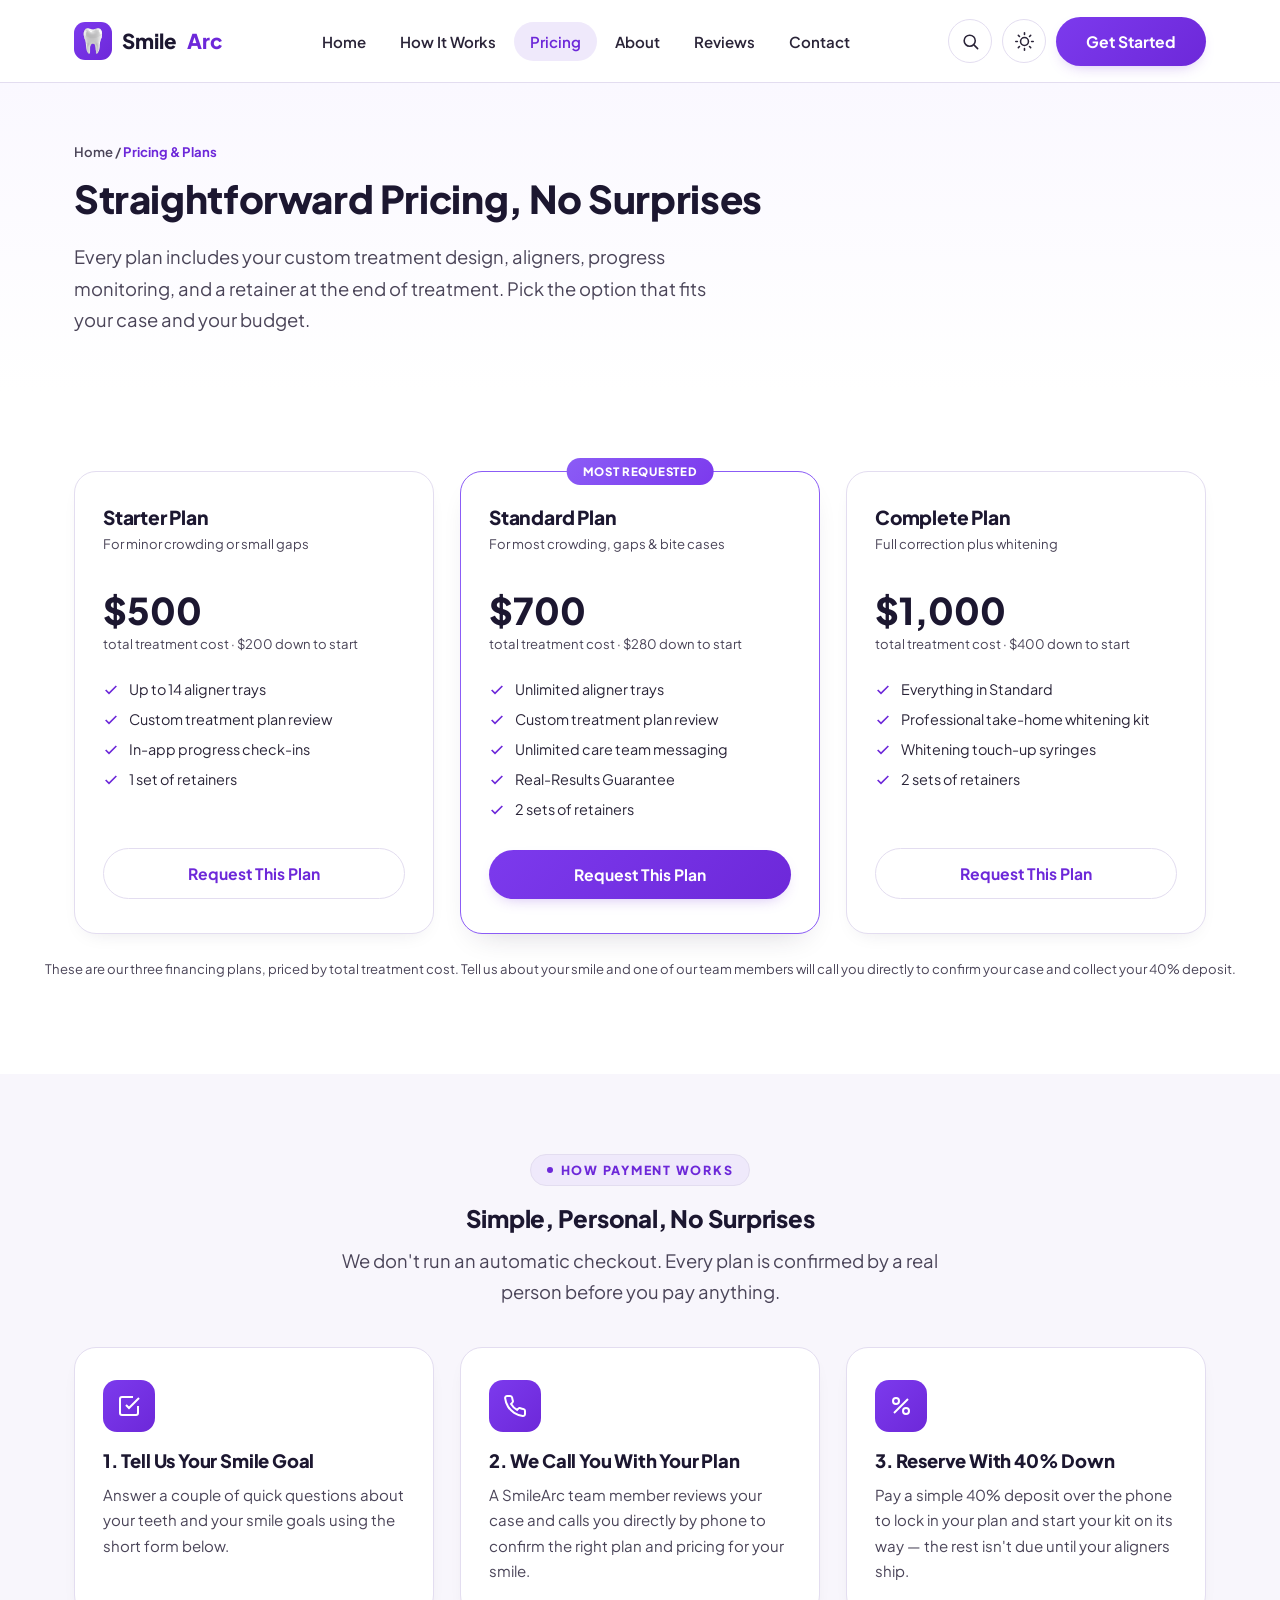
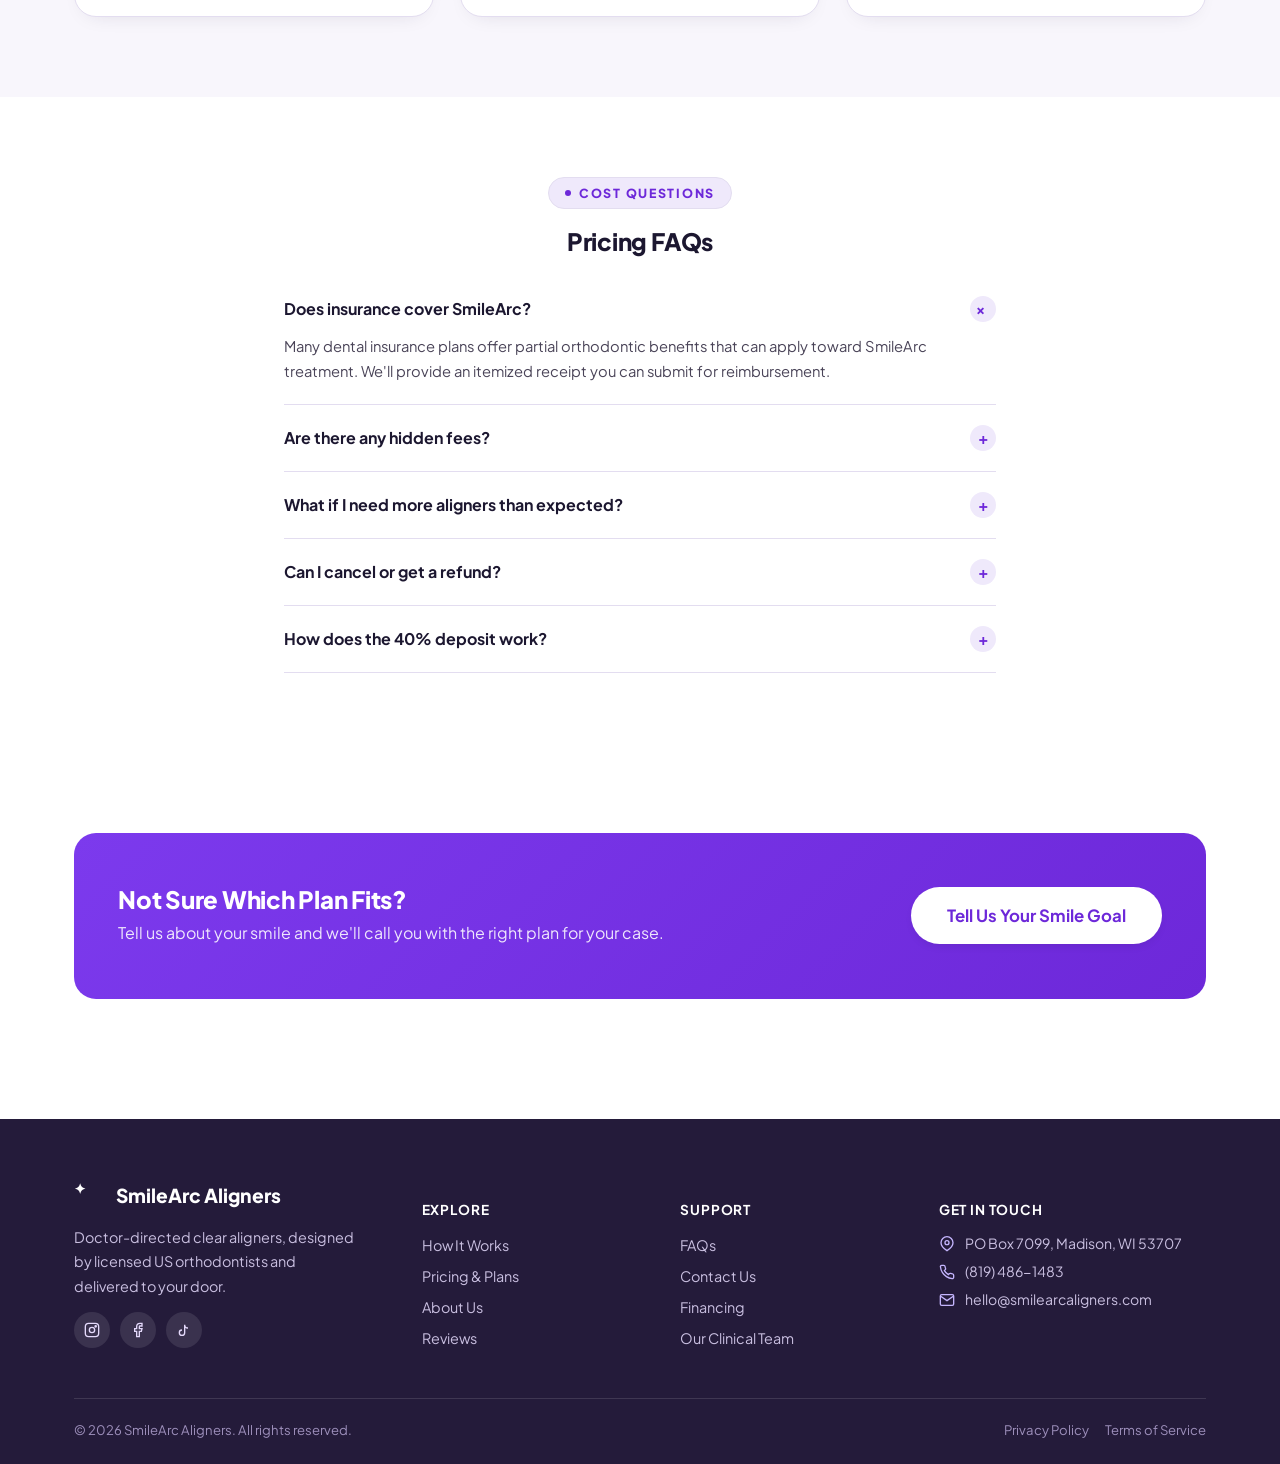
<file: pricing.html>
<!DOCTYPE html>
<html lang="en">
<head>
<meta charset="UTF-8">
<meta name="viewport" content="width=device-width, initial-scale=1.0">
<title>Pricing &amp; Plans | SmileArc Aligners</title>
<link rel="icon" type="image/png" href="[data-uri]">
<meta name="description" content="Compare SmileArc aligner plans, monthly payment options, and HSA/FSA-eligible pricing. Transparent cost, no surprises.">
<link rel="preconnect" href="https://fonts.googleapis.com">
<link rel="preconnect" href="https://fonts.gstatic.com" crossorigin>
<link rel="preload" as="style" href="https://fonts.googleapis.com/css2?family=Plus+Jakarta+Sans:wght@400;500;600;700;800&display=swap">
<link href="https://fonts.googleapis.com/css2?family=Plus+Jakarta+Sans:wght@400;500;600;700;800&display=swap" rel="stylesheet" media="print" onload="this.media='all'">
<noscript><link href="https://fonts.googleapis.com/css2?family=Plus+Jakarta+Sans:wght@400;500;600;700;800&display=swap" rel="stylesheet"></noscript>
<link rel="stylesheet" href="css/style.css">
<script>(function(){try{var t=localStorage.getItem('sa-theme');var dark=t?t==='dark':(window.matchMedia&&window.matchMedia('(prefers-color-scheme: dark)').matches);if(t==='dark'||t==='light'){document.documentElement.setAttribute('data-theme',t);}if(dark){document.documentElement.classList.add('theme-dark');}}catch(e){}})();</script>
</head>
<body>

<header class="site-header">
  <div class="container nav-wrap">
    <a href="index.html" class="brand"><span class="mark"><img src="[data-uri]" alt="SmileArc tooth logo" width="26" height="26"></span>Smile<span class="arc">Arc</span></a>
    <nav class="main-nav">
      <a href="index.html">Home</a>
      <a href="how-it-works.html">How It Works</a>
      <a href="pricing.html">Pricing</a>
      <a href="about.html">About</a>
      <a href="reviews.html">Reviews</a>
      <a href="contact.html">Contact</a>
      <a href="contact.html" class="nav-cta">Get Started</a>
    </nav>
    <div class="nav-actions">
      <button class="icon-btn" data-search-open aria-label="Search">
        <svg width="19" height="19" viewBox="0 0 24 24" fill="none" stroke="currentColor" stroke-width="2" stroke-linecap="round"><circle cx="11" cy="11" r="7"/><line x1="21" y1="21" x2="16.65" y2="16.65"/></svg>
      </button>
      <button class="icon-btn theme-toggle" data-theme-toggle aria-label="Toggle dark mode">
        <svg class="icon-sun" width="19" height="19" viewBox="0 0 24 24" fill="none" stroke="currentColor" stroke-width="2" stroke-linecap="round"><circle cx="12" cy="12" r="5"/><line x1="12" y1="1" x2="12" y2="3"/><line x1="12" y1="21" x2="12" y2="23"/><line x1="4.22" y1="4.22" x2="5.64" y2="5.64"/><line x1="18.36" y1="18.36" x2="19.78" y2="19.78"/><line x1="1" y1="12" x2="3" y2="12"/><line x1="21" y1="12" x2="23" y2="12"/><line x1="4.22" y1="19.78" x2="5.64" y2="18.36"/><line x1="18.36" y1="5.64" x2="19.78" y2="4.22"/></svg>
        <svg class="icon-moon" width="19" height="19" viewBox="0 0 24 24" fill="none" stroke="currentColor" stroke-width="2" stroke-linecap="round"><path d="M21 12.79A9 9 0 1 1 11.21 3 7 7 0 0 0 21 12.79Z"/></svg>
      </button>
      <a href="contact.html" class="btn btn-primary">Get Started</a>
      <button class="icon-btn hamburger" aria-label="Menu">
        <svg width="19" height="19" viewBox="0 0 24 24" fill="none" stroke="currentColor" stroke-width="2" stroke-linecap="round"><line x1="3" y1="6" x2="21" y2="6"/><line x1="3" y1="12" x2="21" y2="12"/><line x1="3" y1="18" x2="21" y2="18"/></svg>
      </button>
    </div>
  </div>
</header>

<div class="search-overlay">
  <div class="search-panel">
    <div class="search-field">
      <svg width="20" height="20" viewBox="0 0 24 24" fill="none" stroke="currentColor" stroke-width="2" stroke-linecap="round"><circle cx="11" cy="11" r="7"/><line x1="21" y1="21" x2="16.65" y2="16.65"/></svg>
      <input type="text" placeholder="Search pricing, how it works, contact…" autocomplete="off">
      <span class="search-close">✕</span>
    </div>
    <div class="search-results"></div>
  </div>
</div>

<main>

  <section class="page-hero">
    <div class="container">
      <div class="breadcrumb"><a href="index.html">Home</a> / <b>Pricing &amp; Plans</b></div>
      <h1>Straightforward Pricing, No Surprises</h1>
      <p class="lede">Every plan includes your custom treatment design, aligners, progress monitoring, and a retainer at the end of treatment. Pick the option that fits your case and your budget.</p>
    </div>
  </section>

  <section class="section">
    <div class="container grid-3">
      <div class="price-card">
        <h3>Starter Plan</h3>
        <p class="p-note">For minor crowding or small gaps</p>
        <div class="p-amount">$500</div>
        <div class="p-note">total treatment cost · $200 down to start</div>
        <ul class="price-list">
          <li><svg width="16" height="16" viewBox="0 0 24 24" fill="none" stroke="currentColor" stroke-width="2.5"><path d="M20 6 9 17l-5-5"/></svg>Up to 14 aligner trays</li>
          <li><svg width="16" height="16" viewBox="0 0 24 24" fill="none" stroke="currentColor" stroke-width="2.5"><path d="M20 6 9 17l-5-5"/></svg>Custom treatment plan review</li>
          <li><svg width="16" height="16" viewBox="0 0 24 24" fill="none" stroke="currentColor" stroke-width="2.5"><path d="M20 6 9 17l-5-5"/></svg>In-app progress check-ins</li>
          <li><svg width="16" height="16" viewBox="0 0 24 24" fill="none" stroke="currentColor" stroke-width="2.5"><path d="M20 6 9 17l-5-5"/></svg>1 set of retainers</li>
        </ul>
        <a href="contact.html" class="btn btn-ghost btn-block">Request This Plan</a>
      </div>
      <div class="price-card featured">
        <div class="p-badge">Most Requested</div>
        <h3>Standard Plan</h3>
        <p class="p-note">For most crowding, gaps &amp; bite cases</p>
        <div class="p-amount">$700</div>
        <div class="p-note">total treatment cost · $280 down to start</div>
        <ul class="price-list">
          <li><svg width="16" height="16" viewBox="0 0 24 24" fill="none" stroke="currentColor" stroke-width="2.5"><path d="M20 6 9 17l-5-5"/></svg>Unlimited aligner trays</li>
          <li><svg width="16" height="16" viewBox="0 0 24 24" fill="none" stroke="currentColor" stroke-width="2.5"><path d="M20 6 9 17l-5-5"/></svg>Custom treatment plan review</li>
          <li><svg width="16" height="16" viewBox="0 0 24 24" fill="none" stroke="currentColor" stroke-width="2.5"><path d="M20 6 9 17l-5-5"/></svg>Unlimited care team messaging</li>
          <li><svg width="16" height="16" viewBox="0 0 24 24" fill="none" stroke="currentColor" stroke-width="2.5"><path d="M20 6 9 17l-5-5"/></svg>Real-Results Guarantee</li>
          <li><svg width="16" height="16" viewBox="0 0 24 24" fill="none" stroke="currentColor" stroke-width="2.5"><path d="M20 6 9 17l-5-5"/></svg>2 sets of retainers</li>
        </ul>
        <a href="contact.html" class="btn btn-primary btn-block">Request This Plan</a>
      </div>
      <div class="price-card">
        <h3>Complete Plan</h3>
        <p class="p-note">Full correction plus whitening</p>
        <div class="p-amount">$1,000</div>
        <div class="p-note">total treatment cost · $400 down to start</div>
        <ul class="price-list">
          <li><svg width="16" height="16" viewBox="0 0 24 24" fill="none" stroke="currentColor" stroke-width="2.5"><path d="M20 6 9 17l-5-5"/></svg>Everything in Standard</li>
          <li><svg width="16" height="16" viewBox="0 0 24 24" fill="none" stroke="currentColor" stroke-width="2.5"><path d="M20 6 9 17l-5-5"/></svg>Professional take-home whitening kit</li>
          <li><svg width="16" height="16" viewBox="0 0 24 24" fill="none" stroke="currentColor" stroke-width="2.5"><path d="M20 6 9 17l-5-5"/></svg>Whitening touch-up syringes</li>
          <li><svg width="16" height="16" viewBox="0 0 24 24" fill="none" stroke="currentColor" stroke-width="2.5"><path d="M20 6 9 17l-5-5"/></svg>2 sets of retainers</li>
        </ul>
        <a href="contact.html" class="btn btn-ghost btn-block">Request This Plan</a>
      </div>
    </div>
    <p class="center" style="font-size:.82rem;color:var(--text-soft);margin-top:24px;">These are our three financing plans, priced by total treatment cost. Tell us about your smile and one of our team members will call you directly to confirm your case and collect your 40% deposit.</p>
  </section>

  <section class="section" style="background:var(--surface-2);" id="financing">
    <div class="container center" style="margin-bottom:40px;">
      <div class="eyebrow">How Payment Works</div>
      <h2>Simple, Personal, No Surprises</h2>
      <p class="lede" style="margin:0 auto;">We don't run an automatic checkout. Every plan is confirmed by a real person before you pay anything.</p>
    </div>
    <div class="container grid-3">
      <div class="card">
        <div class="c-icon"><svg width="24" height="24" viewBox="0 0 24 24" fill="none" stroke="currentColor" stroke-width="2"><path d="M9 11l3 3L22 4"/><path d="M21 12v7a2 2 0 0 1-2 2H5a2 2 0 0 1-2-2V5a2 2 0 0 1 2-2h11"/></svg></div>
        <h3>1. Tell Us Your Smile Goal</h3>
        <p>Answer a couple of quick questions about your teeth and your smile goals using the short form below.</p>
      </div>
      <div class="card">
        <div class="c-icon"><svg width="24" height="24" viewBox="0 0 24 24" fill="none" stroke="currentColor" stroke-width="2"><path d="M22 16.92v3a2 2 0 0 1-2.18 2 19.79 19.79 0 0 1-8.63-3.07 19.5 19.5 0 0 1-6-6 19.79 19.79 0 0 1-3.07-8.67A2 2 0 0 1 4.11 2h3a2 2 0 0 1 2 1.72c.127.96.361 1.903.7 2.81a2 2 0 0 1-.45 2.11L8.09 9.91a16 16 0 0 0 6 6l1.27-1.27a2 2 0 0 1 2.11-.45c.907.339 1.85.573 2.81.7A2 2 0 0 1 22 16.92z"/></svg></div>
        <h3>2. We Call You With Your Plan</h3>
        <p>A SmileArc team member reviews your case and calls you directly by phone to confirm the right plan and pricing for your smile.</p>
      </div>
      <div class="card">
        <div class="c-icon"><svg width="24" height="24" viewBox="0 0 24 24" fill="none" stroke="currentColor" stroke-width="2"><circle cx="7" cy="7" r="3"/><circle cx="17" cy="17" r="3"/><line x1="19" y1="5" x2="5" y2="19"/></svg></div>
        <h3>3. Reserve With 40% Down</h3>
        <p>Pay a simple 40% deposit over the phone to lock in your plan and start your kit on its way — the rest isn't due until your aligners ship.</p>
      </div>
    </div>
  </section>

  <section class="section">
    <div class="container center" style="margin-bottom:20px;">
      <div class="eyebrow">Cost Questions</div>
      <h2>Pricing FAQs</h2>
    </div>
    <div class="container" style="max-width:760px;">
      <div class="faq-item open">
        <div class="faq-q">Does insurance cover SmileArc?<span class="fplus">+</span></div>
        <div class="faq-a"><p>Many dental insurance plans offer partial orthodontic benefits that can apply toward SmileArc treatment. We'll provide an itemized receipt you can submit for reimbursement.</p></div>
      </div>
      <div class="faq-item">
        <div class="faq-q">Are there any hidden fees?<span class="fplus">+</span></div>
        <div class="faq-a"><p>No. Your quoted price covers your custom treatment plan, all aligner trays included in your plan, progress monitoring, and your first set of retainers.</p></div>
      </div>
      <div class="faq-item">
        <div class="faq-q">What if I need more aligners than expected?<span class="fplus">+</span></div>
        <div class="faq-a"><p>SmileArc Complete and the Whitening bundle include unlimited trays for the length of your treatment plan under our Real-Results Guarantee, at no extra cost.</p></div>
      </div>
      <div class="faq-item">
        <div class="faq-q">Can I cancel or get a refund?<span class="fplus">+</span></div>
        <div class="faq-a"><p>If your intake shows SmileArc isn't right for you before manufacturing begins, your deposit is fully refunded. Once aligners are in production, our team will walk you through the specifics for your plan.</p></div>
      </div>
      <div class="faq-item">
        <div class="faq-q">How does the 40% deposit work?<span class="fplus">+</span></div>
        <div class="faq-a"><p>We collect a 40% deposit by phone once you're ready to move forward on your call. It reserves your kit and locks in your plan. The remaining 60% isn't due until your aligners are approved and ready to ship — never before.</p></div>
      </div>
    </div>
  </section>

  <section class="section">
    <div class="container">
      <div class="cta-band">
        <div>
          <h2>Not Sure Which Plan Fits?</h2>
          <p>Tell us about your smile and we'll call you with the right plan for your case.</p>
        </div>
        <div class="cta-side">
          <a href="how-it-works.html#start" class="btn btn-gold btn-lg">Tell Us Your Smile Goal</a>
        </div>
      </div>
    </div>
  </section>

</main>

<footer class="site-footer">
  <div class="container">
    <div class="foot-grid">
      <div>
        <div class="foot-brand"><span class="mark" style="width:32px;height:32px;font-size:.9rem;">✦</span>SmileArc Aligners</div>
        <p style="color:#c9bfe0;font-size:.9rem;max-width:280px;">Doctor-directed clear aligners, designed by licensed US orthodontists and delivered to your door.</p>
        <div class="foot-social">
          <a href="#" aria-label="Instagram"><svg width="16" height="16" viewBox="0 0 24 24" fill="none" stroke="currentColor" stroke-width="2"><rect x="2" y="2" width="20" height="20" rx="5"/><circle cx="12" cy="12" r="4"/><circle cx="17.5" cy="6.5" r="1"/></svg></a>
          <a href="#" aria-label="Facebook"><svg width="16" height="16" viewBox="0 0 24 24" fill="none" stroke="currentColor" stroke-width="2"><path d="M18 2h-3a5 5 0 0 0-5 5v3H7v4h3v8h4v-8h3l1-4h-4V7a1 1 0 0 1 1-1h3z"/></svg></a>
          <a href="#" aria-label="TikTok"><svg width="16" height="16" viewBox="0 0 24 24" fill="none" stroke="currentColor" stroke-width="2"><path d="M9 12a4 4 0 1 0 4 4V4a5 5 0 0 0 5 5"/></svg></a>
        </div>
      </div>
      <div>
        <h5>Explore</h5>
        <ul>
          <li><a href="how-it-works.html">How It Works</a></li>
          <li><a href="pricing.html">Pricing &amp; Plans</a></li>
          <li><a href="about.html">About Us</a></li>
          <li><a href="reviews.html">Reviews</a></li>
        </ul>
      </div>
      <div>
        <h5>Support</h5>
        <ul>
          <li><a href="contact.html#faq">FAQs</a></li>
          <li><a href="contact.html">Contact Us</a></li>
          <li><a href="pricing.html#financing">Financing</a></li>
          <li><a href="about.html#clinical">Our Clinical Team</a></li>
        </ul>
      </div>
      <div>
        <h5>Get In Touch</h5>
        <ul class="foot-contact">
          <li><svg width="16" height="16" viewBox="0 0 24 24" fill="none" stroke="currentColor" stroke-width="2"><path d="M21 10c0 6-9 12-9 12S3 16 3 10a9 9 0 0 1 18 0Z"/><circle cx="12" cy="10" r="3"/></svg>PO Box 7099, Madison, WI 53707</li>
          <li><svg width="16" height="16" viewBox="0 0 24 24" fill="none" stroke="currentColor" stroke-width="2"><path d="M22 16.92v3a2 2 0 0 1-2.18 2 19.79 19.79 0 0 1-8.63-3.07 19.5 19.5 0 0 1-6-6 19.79 19.79 0 0 1-3.07-8.67A2 2 0 0 1 4.11 2h3a2 2 0 0 1 2 1.72c.127.96.361 1.903.7 2.81a2 2 0 0 1-.45 2.11L8.09 9.91a16 16 0 0 0 6 6l1.27-1.27a2 2 0 0 1 2.11-.45c.907.339 1.85.573 2.81.7A2 2 0 0 1 22 16.92z"/></svg>(819) 486-1483</li>
          <li><svg width="16" height="16" viewBox="0 0 24 24" fill="none" stroke="currentColor" stroke-width="2"><rect x="2" y="4" width="20" height="16" rx="2"/><path d="m22 6-10 7L2 6"/></svg>hello@smilearcaligners.com</li>
        </ul>
      </div>
    </div>
    <div class="foot-bottom">
      <div>© 2026 SmileArc Aligners. All rights reserved.</div>
      <div class="foot-legal"><a href="#">Privacy Policy</a><a href="#">Terms of Service</a></div>
    </div>
  </div>
</footer>

<script src="js/main.js"></script>

<!--Start of Tawk.to Script-->
<script type="text/javascript">
var Tawk_API=Tawk_API||{}, Tawk_LoadStart=new Date();
(function(){
var s1=document.createElement("script"),s0=document.getElementsByTagName("script")[0];
s1.async=true;
s1.src='https://embed.tawk.to/6a90e62cfdcc9d3444d8ab33/1k13068j7';
s1.charset='UTF-8';
s1.setAttribute('crossorigin','*');
s0.parentNode.insertBefore(s1,s0);
})();
</script>
<!--End of Tawk.to Script-->
</body>
</html>
</file>
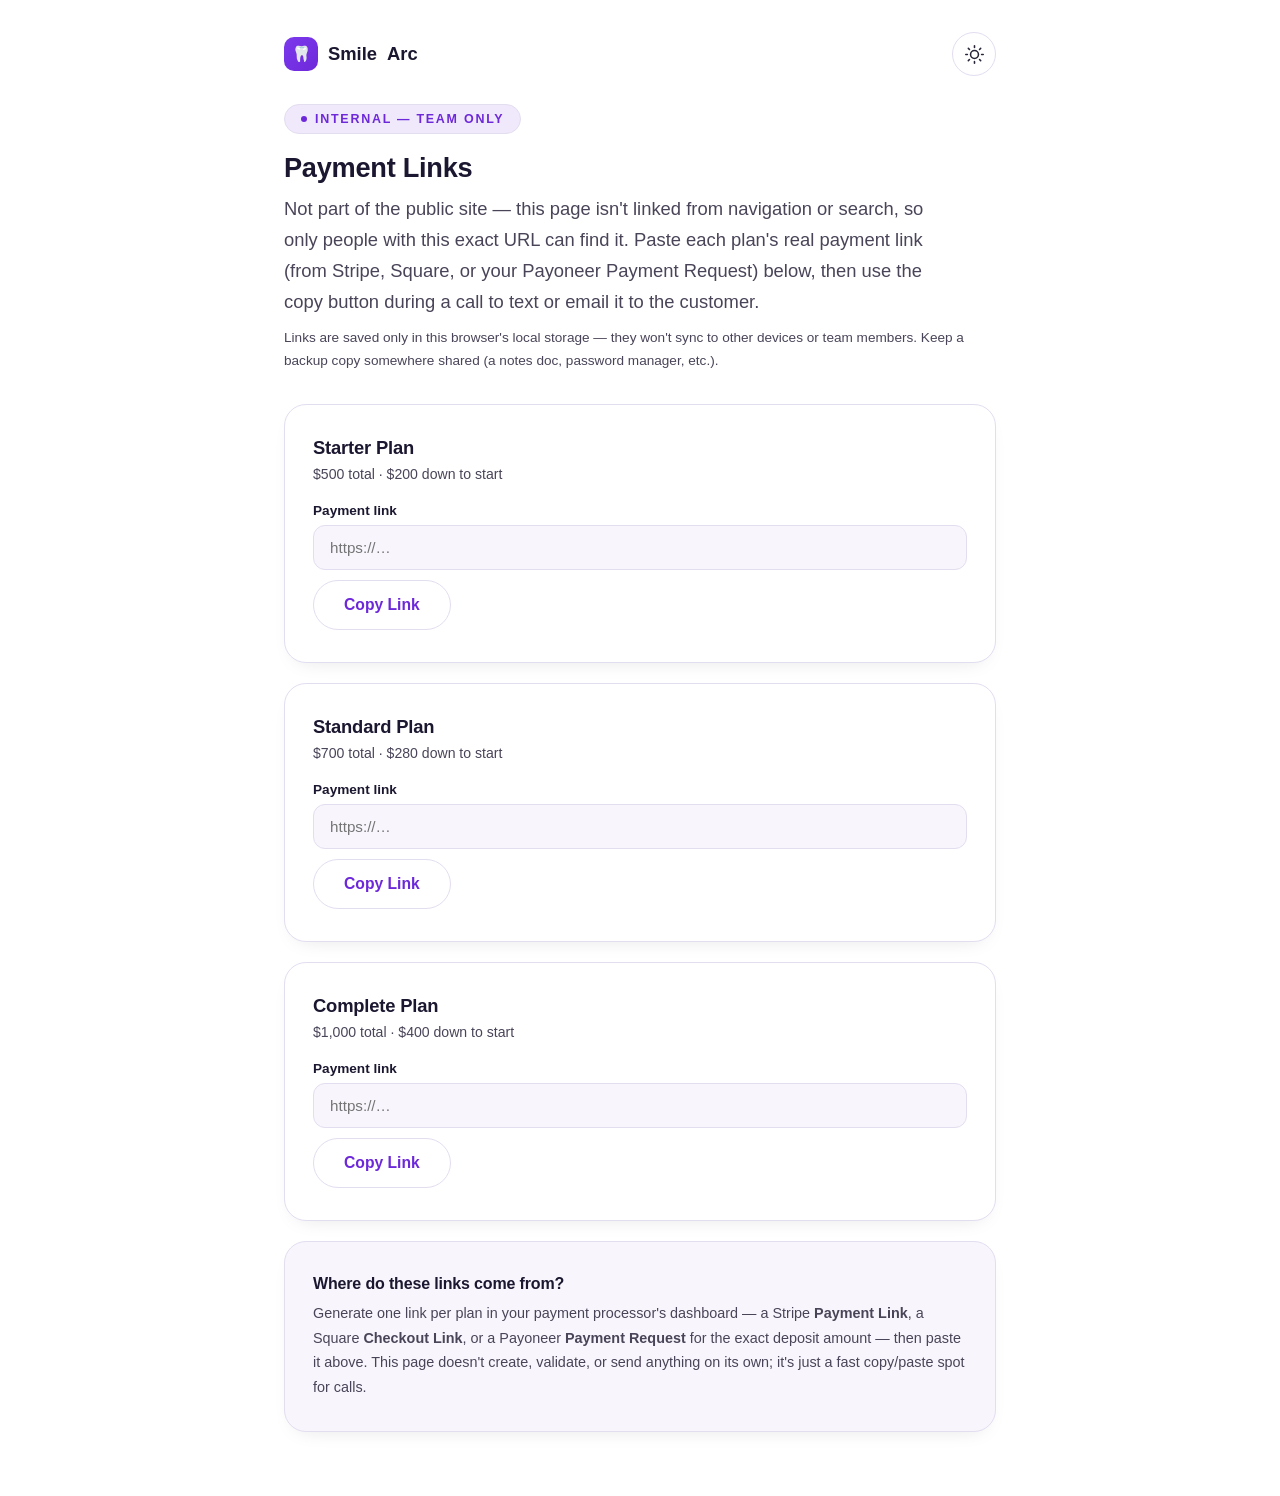
<file: team-payment-links.html>
<!DOCTYPE html>
<html lang="en">
<head>
<meta charset="UTF-8">
<meta name="viewport" content="width=device-width, initial-scale=1.0">
<title>Team Payment Links (Internal) | SmileArc Aligners</title>
<meta name="robots" content="noindex, nofollow">
<link rel="stylesheet" href="css/style.css">
<script>(function(){try{var t=localStorage.getItem('sa-theme');var dark=t?t==='dark':(window.matchMedia&&window.matchMedia('(prefers-color-scheme: dark)').matches);if(t==='dark'||t==='light'){document.documentElement.setAttribute('data-theme',t);}if(dark){document.documentElement.classList.add('theme-dark');}}catch(e){}})();</script>
<link rel="icon" type="image/png" href="[data-uri]">
</head>
<body>
<div class="container" style="max-width:760px;padding-top:32px;padding-bottom:64px;">
  <div style="display:flex;align-items:center;justify-content:space-between;margin-bottom:28px;">
    <a href="index.html" style="display:flex;align-items:center;gap:10px;font-weight:800;font-size:1.15rem;color:var(--heading);text-decoration:none;">
      <span style="width:34px;height:34px;border-radius:10px;background:var(--grad-primary);display:flex;align-items:center;justify-content:center;color:#fff;font-size:.95rem;">🦷</span>
      Smile<span class="arc">Arc</span>
    </a>
    <button class="icon-btn theme-toggle" data-theme-toggle aria-label="Toggle dark mode">
      <svg class="icon-sun" width="19" height="19" viewBox="0 0 24 24" fill="none" stroke="currentColor" stroke-width="2" stroke-linecap="round"><circle cx="12" cy="12" r="5"/><line x1="12" y1="1" x2="12" y2="3"/><line x1="12" y1="21" x2="12" y2="23"/><line x1="4.22" y1="4.22" x2="5.64" y2="5.64"/><line x1="18.36" y1="18.36" x2="19.78" y2="19.78"/><line x1="1" y1="12" x2="3" y2="12"/><line x1="21" y1="12" x2="23" y2="12"/><line x1="4.22" y1="19.78" x2="5.64" y2="18.36"/><line x1="18.36" y1="5.64" x2="19.78" y2="4.22"/></svg>
      <svg class="icon-moon" width="19" height="19" viewBox="0 0 24 24" fill="none" stroke="currentColor" stroke-width="2" stroke-linecap="round"><path d="M21 12.79A9 9 0 1 1 11.21 3 7 7 0 0 0 21 12.79Z"/></svg>
    </button>
  </div>

  <div class="eyebrow">Internal — Team Only</div>
  <h1 style="font-size:1.7rem;margin-bottom:8px;">Payment Links</h1>
  <p class="lede" style="margin:0 0 8px;max-width:640px;">Not part of the public site — this page isn't linked from navigation or search, so only people with this exact URL can find it. Paste each plan's real payment link (from Stripe, Square, or your Payoneer Payment Request) below, then use the copy button during a call to text or email it to the customer.</p>
  <p style="font-size:.85rem;color:var(--text-soft);margin-bottom:32px;">Links are saved only in this browser's local storage — they won't sync to other devices or team members. Keep a backup copy somewhere shared (a notes doc, password manager, etc.).</p>

  <div class="card" style="margin-bottom:20px;">
    <h3 style="margin-bottom:4px;">Starter Plan</h3>
    <p style="font-size:.88rem;color:var(--text-soft);margin-bottom:16px;">$500 total · $200 down to start</p>
    <div class="field" style="margin-bottom:10px;">
      <label>Payment link</label>
      <input type="url" id="link-starter" placeholder="https://…">
    </div>
    <button type="button" class="btn btn-ghost" data-copy-target="link-starter">Copy Link</button>
    <span class="copy-status" data-status-for="link-starter" style="margin-left:12px;font-size:.85rem;font-weight:700;color:var(--accent-text);"></span>
  </div>

  <div class="card" style="margin-bottom:20px;">
    <h3 style="margin-bottom:4px;">Standard Plan</h3>
    <p style="font-size:.88rem;color:var(--text-soft);margin-bottom:16px;">$700 total · $280 down to start</p>
    <div class="field" style="margin-bottom:10px;">
      <label>Payment link</label>
      <input type="url" id="link-standard" placeholder="https://…">
    </div>
    <button type="button" class="btn btn-ghost" data-copy-target="link-standard">Copy Link</button>
    <span class="copy-status" data-status-for="link-standard" style="margin-left:12px;font-size:.85rem;font-weight:700;color:var(--accent-text);"></span>
  </div>

  <div class="card" style="margin-bottom:20px;">
    <h3 style="margin-bottom:4px;">Complete Plan</h3>
    <p style="font-size:.88rem;color:var(--text-soft);margin-bottom:16px;">$1,000 total · $400 down to start</p>
    <div class="field" style="margin-bottom:10px;">
      <label>Payment link</label>
      <input type="url" id="link-complete" placeholder="https://…">
    </div>
    <button type="button" class="btn btn-ghost" data-copy-target="link-complete">Copy Link</button>
    <span class="copy-status" data-status-for="link-complete" style="margin-left:12px;font-size:.85rem;font-weight:700;color:var(--accent-text);"></span>
  </div>

  <div class="card" style="background:var(--surface-2);">
    <h4 style="margin-bottom:8px;">Where do these links come from?</h4>
    <p style="font-size:.9rem;color:var(--text-soft);margin:0;">
      Generate one link per plan in your payment processor's dashboard — a Stripe <b>Payment Link</b>, a Square <b>Checkout Link</b>, or a Payoneer <b>Payment Request</b> for the exact deposit amount — then paste it above. This page doesn't create, validate, or send anything on its own; it's just a fast copy/paste spot for calls.
    </p>
  </div>
</div>

<script src="js/main.js"></script>
<script>
(function () {
  var ids = ["link-starter", "link-standard", "link-complete"];
  ids.forEach(function (id) {
    var input = document.getElementById(id);
    if (!input) return;
    try {
      var saved = localStorage.getItem("sa-payment-link-" + id);
      if (saved) input.value = saved;
    } catch (e) {}
    input.addEventListener("input", function () {
      try { localStorage.setItem("sa-payment-link-" + id, input.value); } catch (e) {}
    });
  });

  document.querySelectorAll("[data-copy-target]").forEach(function (btn) {
    btn.addEventListener("click", function () {
      var id = btn.getAttribute("data-copy-target");
      var input = document.getElementById(id);
      var status = document.querySelector('[data-status-for="' + id + '"]');
      if (!input || !input.value) {
        if (status) { status.textContent = "Nothing to copy yet"; setTimeout(function () { status.textContent = ""; }, 1800); }
        return;
      }
      var done = function () {
        if (status) { status.textContent = "Copied ✓"; setTimeout(function () { status.textContent = ""; }, 1800); }
      };
      if (navigator.clipboard && navigator.clipboard.writeText) {
        navigator.clipboard.writeText(input.value).then(done).catch(function () {
          input.select(); document.execCommand("copy"); done();
        });
      } else {
        input.select(); document.execCommand("copy"); done();
      }
    });
  });
})();
</script>
</body>
</html>
</file>
<file: css/style.css>
/* =========================================================
   SmileArc Aligners — global stylesheet (purple / white, flat)
   ========================================================= */

:root{
  --ease:cubic-bezier(.4,0,.2,1);
  --ease-out:cubic-bezier(.16,1,.3,1);
  --teal-500:#8b5cf6;
  --teal-600:#7c3aed;
  --teal-700:#6d28d9;
  --cyan-500:#8b5cf6;
  --navy-900:#241b3a;
  --navy-800:#2e2249;
  --ink:#2a2438;
  --ink-soft:#4a4458;
  --paper:#ffffff;
  --mist:#f8f6fc;
  --mist-2:#efe9fb;
  --line:#e3ddf0;
  --gold:#7c3aed;
  --coral:#7c3aed;
  --shadow-soft:0 8px 22px -14px rgba(36,27,58,.18);
  --shadow-card:0 14px 32px -18px rgba(36,27,58,.24);
  --radius-lg:22px;
  --radius-md:14px;
  --radius-sm:10px;
  --grad-primary:linear-gradient(135deg,#7c3aed 0%,#6d28d9 100%);
  --grad-primary-hover:linear-gradient(135deg,#6d28d9 0%,#5b21b6 100%);
  --grad-gold:linear-gradient(135deg,#8b5cf6 0%,#7c3aed 100%);
  --grad-hero:linear-gradient(180deg,#faf8ff 0%,#ffffff 100%);

  /* theme-aware surface tokens (light = default) */
  --bg:#ffffff;
  --surface:#ffffff;
  --surface-2:#f8f6fc;
  --surface-3:#efe9fb;
  --border:#e3ddf0;
  --text:#2a2438;
  --text-soft:#4a4458;
  --heading:#1c1730;
  --accent-text:#6d28d9;
  --header-bg:rgba(255,255,255,.92);
  /* fixed dark accent bands — stay dark in both themes on purpose */
  --band-bg:#241b3a;
  --band-bg-2:#2e2249;
}

@media (prefers-color-scheme: dark){
  :root:not([data-theme="light"]){
    --bg:#150f22;
    --surface:#1e1733;
    --surface-2:#19132a;
    --surface-3:#251c3f;
    --border:#332853;
    --text:#eee9f7;
    --text-soft:#b3a8c9;
    --heading:#f8f5ff;
    --accent-text:#c4b5fd;
    --header-bg:rgba(21,15,34,.88);
    --grad-hero:linear-gradient(180deg,#1a1329 0%,#150f22 100%);
    --shadow-soft:0 8px 22px -14px rgba(0,0,0,.55);
    --shadow-card:0 14px 32px -18px rgba(0,0,0,.65);
  }
}
:root[data-theme="dark"]{
  --bg:#150f22;
  --surface:#1e1733;
  --surface-2:#19132a;
  --surface-3:#251c3f;
  --border:#332853;
  --text:#eee9f7;
  --text-soft:#b3a8c9;
  --heading:#f8f5ff;
  --accent-text:#c4b5fd;
  --header-bg:rgba(21,15,34,.88);
  --grad-hero:linear-gradient(180deg,#1a1329 0%,#150f22 100%);
  --shadow-soft:0 8px 22px -14px rgba(0,0,0,.55);
  --shadow-card:0 14px 32px -18px rgba(0,0,0,.65);
}

*,*::before,*::after{box-sizing:border-box;}
html{scroll-behavior:smooth;}
body{
  margin:0;
  font-family:"Plus Jakarta Sans","Segoe UI",-apple-system,BlinkMacSystemFont,"Inter",Roboto,Helvetica,Arial,sans-serif;
  color:var(--text);
  background:var(--bg);
  -webkit-font-smoothing:antialiased;
  overflow-x:hidden;
  -webkit-tap-highlight-color:transparent;
}
/* Removes the ~300ms tap delay some mobile browsers add before registering a
   click, so every button/link on a phone responds the instant it's touched. */
a,button,.btn,.icon-btn,.main-nav a,.faq-q{touch-action:manipulation;}
img{max-width:100%;display:block;}
a{color:inherit;text-decoration:none;}
ul{list-style:none;margin:0;padding:0;}
h1,h2,h3,h4{margin:0 0 .5em;line-height:1.2;font-weight:800;letter-spacing:-.01em;color:var(--heading);}
p{margin:0 0 1em;color:var(--text-soft);line-height:1.7;}
.container{width:100%;max-width:1180px;margin:0 auto;padding:0 24px;}
.section{padding:80px 0;}
.section-tight{padding:52px 0;}
.center{text-align:center;}
.eyebrow{
  display:inline-flex;align-items:center;gap:8px;
  font-size:.78rem;font-weight:800;letter-spacing:.14em;text-transform:uppercase;
  color:var(--accent-text);background:var(--surface-3);
  padding:7px 16px;border-radius:100px;border:1px solid var(--border);
  margin-bottom:18px;
}
.eyebrow::before{content:"";width:6px;height:6px;border-radius:50%;background:var(--accent-text);pointer-events:none;}
.lede{font-size:1.15rem;max-width:640px;margin:0 auto 1.2em;color:var(--text-soft);}
.grad-text{color:var(--accent-text);}

/* ---------- buttons (flat, purple / white) ---------- */
.btn{
  position:relative;
  display:inline-flex;align-items:center;justify-content:center;gap:10px;
  font-weight:700;font-size:.98rem;
  padding:15px 30px;border-radius:100px;border:none;cursor:pointer;
  transition:transform .14s var(--ease),box-shadow .14s var(--ease),background .14s var(--ease);
  white-space:nowrap;
}
.btn-primary{
  color:#fff;background:var(--grad-primary);
  box-shadow:0 6px 16px -8px rgba(109,40,217,.4);
}
.btn-primary:hover{background:var(--grad-primary-hover);transform:translateY(-1px);box-shadow:0 8px 18px -8px rgba(109,40,217,.48);}
.btn-gold{
  color:var(--teal-700);background:#ffffff;
  box-shadow:0 4px 12px -6px rgba(20,10,40,.2);
}
.btn-gold:hover{background:#f4effe;transform:translateY(-1px);}
.btn-ghost{
  color:var(--accent-text);background:var(--surface);border:1.5px solid var(--border);
}
.btn-ghost:hover{border-color:var(--teal-500);transform:translateY(-1px);}
.btn-block{width:100%;}
.btn-lg{padding:18px 36px;font-size:1.05rem;}

/* =========================== SCROLL PROGRESS =========================== */
/* Driven by transform:scaleX (compositor-only) instead of width, so it never
   forces layout on scroll — stays smooth at 60fps even on low-power phones. */
.scroll-progress{
  position:fixed;top:0;left:0;height:3px;width:100%;
  transform:scaleX(0);transform-origin:0 50%;will-change:transform;
  background:var(--grad-primary);z-index:1300;pointer-events:none;
}

/* =========================== HEADER =========================== */
.site-header{
  position:sticky;top:0;z-index:900;
  background:var(--header-bg);
  backdrop-filter:blur(14px) saturate(140%);
  -webkit-backdrop-filter:blur(14px) saturate(140%);
  border-bottom:1px solid var(--border);
}
.nav-wrap{display:flex;align-items:center;justify-content:space-between;height:82px;}
.brand{display:flex;align-items:center;gap:10px;font-weight:800;font-size:1.28rem;color:var(--heading);}
.brand .mark{
  width:38px;height:38px;border-radius:11px;background:var(--grad-primary);
  display:flex;align-items:center;justify-content:center;color:#fff;font-size:1.1rem;
  flex:none;padding:6px;
}
.brand .mark img{width:100%;height:100%;object-fit:contain;display:block;}
.brand span.arc{color:var(--accent-text);}
.main-nav{display:flex;align-items:center;gap:2px;}
.main-nav a{
  padding:10px 16px;border-radius:100px;font-weight:600;font-size:.94rem;color:var(--text);
  transition:background .14s var(--ease),color .14s var(--ease);
}
.main-nav a:hover{background:var(--surface-3);color:var(--accent-text);}
.main-nav a.active{background:var(--surface-3);color:var(--accent-text);}
.main-nav .nav-cta{display:none;}
.nav-actions{display:flex;align-items:center;gap:10px;}
.icon-btn{
  width:44px;height:44px;border-radius:50%;border:1.5px solid var(--border);background:var(--surface);
  display:flex;align-items:center;justify-content:center;cursor:pointer;color:var(--text);
  transition:border-color .14s var(--ease),transform .14s var(--ease),color .14s var(--ease);
}
.icon-btn:hover{border-color:var(--teal-500);color:var(--accent-text);transform:translateY(-1px);}
.hamburger{display:none;}

/* =========================== SEARCH OVERLAY =========================== */
.search-overlay{
  position:fixed;inset:0;z-index:1200;
  background:rgba(20,14,32,.55);backdrop-filter:blur(4px);
  display:flex;align-items:flex-start;justify-content:center;
  padding:12vh 20px 0;
  opacity:0;pointer-events:none;transition:opacity .16s var(--ease);
}
.search-overlay.open{opacity:1;pointer-events:auto;}
.search-panel{
  width:100%;max-width:620px;background:var(--surface);border-radius:var(--radius-lg);
  box-shadow:0 24px 60px -20px rgba(0,0,0,.4);padding:10px;
  transform:translateY(-14px);transition:transform .2s var(--ease-out);
}
.search-overlay.open .search-panel{transform:translateY(0);}
.search-field{display:flex;align-items:center;gap:12px;padding:14px 16px;border-bottom:1px solid var(--border);}
.search-field svg{flex:none;color:var(--accent-text);}
.search-field input{
  flex:1;border:none;outline:none;font-size:1.05rem;font-family:inherit;color:var(--text);background:transparent;
}
.search-close{cursor:pointer;color:var(--text-soft);font-weight:700;font-size:1.1rem;padding:4px 8px;}
.search-results{padding:8px;max-height:50vh;overflow:auto;}
.search-results a{
  display:flex;flex-direction:column;gap:2px;padding:12px 14px;border-radius:12px;
}
.search-results a:hover{background:var(--surface-3);}
.search-results .sr-title{font-weight:700;color:var(--heading);font-size:.96rem;}
.search-results .sr-desc{font-size:.84rem;color:var(--text-soft);}
.search-hint{padding:14px 16px;font-size:.85rem;color:var(--text-soft);}

/* =========================== FLOATING CONTACT =========================== */
/* (removed — Tawk.to chat widget now covers this) */

/* =========================== HERO =========================== */
.hero{
  background:var(--grad-hero);
  padding:68px 0 84px;
  position:relative;
}
.hero-grid{display:grid;grid-template-columns:1.05fr .95fr;gap:56px;align-items:center;}
.hero h1{font-size:2.9rem;color:var(--heading);}
.hero .lede{margin:0 0 28px;max-width:520px;}
.hero-ctas{display:flex;gap:14px;flex-wrap:wrap;margin-bottom:30px;}
.hero-trust{display:flex;gap:22px;flex-wrap:wrap;align-items:center;}
.hero-trust .t-item{display:flex;align-items:center;gap:8px;font-size:.85rem;font-weight:700;color:var(--text-soft);}
.hero-trust .t-item svg{color:var(--accent-text);}
.hero-media{position:relative;}
.hero-media img{
  border-radius:24px;box-shadow:var(--shadow-card);
  aspect-ratio:4/5;object-fit:cover;width:100%;
  border:1px solid var(--border);
}
.hero-badge{
  position:absolute;left:-20px;bottom:-20px;background:var(--surface);border-radius:18px;
  box-shadow:var(--shadow-card);padding:16px 20px;display:flex;align-items:center;gap:12px;
  max-width:230px;border:1px solid var(--border);
}
.hero-badge .hb-icon{
  width:42px;height:42px;border-radius:12px;background:var(--grad-gold);
  display:flex;align-items:center;justify-content:center;color:#fff;flex:none;
}
.hero-badge b{display:block;font-size:1.15rem;color:var(--heading);}
.hero-badge span{font-size:.78rem;color:var(--text-soft);}
.hero-badge-top{
  position:absolute;right:8px;top:18px;background:var(--surface);border-radius:16px;box-shadow:var(--shadow-card);
  padding:12px 16px;display:flex;align-items:center;gap:10px;border:1px solid var(--border);
}
.hero-badge-top b{font-size:.88rem;color:var(--heading);display:block;}
.hero-badge-top span{font-size:.72rem;color:var(--text-soft);}

/* generic page hero (inner pages) */
.page-hero{
  background:var(--grad-hero);padding:60px 0 56px;
}
.page-hero h1{font-size:2.4rem;color:var(--heading);max-width:720px;}
.page-hero .lede{max-width:640px;margin:0;}
.breadcrumb{font-size:.82rem;color:var(--text-soft);margin-bottom:16px;font-weight:600;}
.breadcrumb b{color:var(--accent-text);}

/* =========================== CARDS / GRIDS =========================== */
.grid-3{display:grid;grid-template-columns:repeat(3,1fr);gap:26px;}
.grid-2{display:grid;grid-template-columns:1fr 1fr;gap:26px;}
.grid-4{display:grid;grid-template-columns:repeat(4,1fr);gap:22px;}

.card{
  background:var(--surface);border:1px solid var(--border);border-radius:var(--radius-lg);
  padding:32px 28px;box-shadow:var(--shadow-soft);transition:transform .14s var(--ease),box-shadow .14s var(--ease);
}
.card:hover{transform:translateY(-3px);box-shadow:var(--shadow-card);}
.card .c-icon{
  width:52px;height:52px;border-radius:14px;background:var(--grad-primary);color:#fff;
  display:flex;align-items:center;justify-content:center;margin-bottom:18px;
}
.card h3{font-size:1.15rem;color:var(--heading);}
.card p{margin-bottom:0;font-size:.94rem;}

.stat-strip{
  background:var(--band-bg);border-radius:var(--radius-lg);
  padding:44px 40px;display:grid;grid-template-columns:repeat(4,1fr);gap:20px;
}
.stat{text-align:center;}
.stat b{display:block;font-size:2.1rem;color:#c4b5fd;}
.stat span{font-size:.82rem;color:#c9bfe0;font-weight:600;}

.step{display:flex;gap:20px;align-items:flex-start;}
.step .s-num{
  width:48px;height:48px;border-radius:50%;background:var(--grad-primary);color:#fff;font-weight:800;
  display:flex;align-items:center;justify-content:center;flex:none;
}
.step h4{margin:0 0 6px;font-size:1.08rem;color:var(--heading);}
.step p{margin:0;font-size:.93rem;}

.quote-card{
  background:var(--surface-2);border-radius:var(--radius-lg);padding:30px 28px;border:1px solid var(--border);
}
.quote-card .stars{color:var(--accent-text);letter-spacing:2px;margin-bottom:12px;font-size:.95rem;}
.quote-card p{color:var(--text);font-size:.96rem;margin-bottom:18px;}
.quote-person{display:flex;align-items:center;gap:12px;}
.quote-person img{width:46px;height:46px;border-radius:50%;object-fit:cover;}
.avatar-initials{
  width:46px;height:46px;border-radius:50%;flex:none;
  background:var(--grad-primary);color:#fff;font-weight:800;font-size:.92rem;
  display:flex;align-items:center;justify-content:center;
}
.avatar-initials.av-1{background:linear-gradient(135deg,#7c3aed,#6d28d9);}
.avatar-initials.av-2{background:linear-gradient(135deg,#8b5cf6,#5b21b6);}
.avatar-initials.av-3{background:linear-gradient(135deg,#a78bfa,#7c3aed);}
.avatar-initials.av-4{background:linear-gradient(135deg,#9333ea,#581c87);}
.avatar-initials.av-5{background:linear-gradient(135deg,#c4b5fd,#7c3aed);}
.avatar-initials.av-6{background:linear-gradient(135deg,#7c3aed,#4c1d95);}
.avatar-initials.av-7{background:linear-gradient(135deg,#8b5cf6,#6d28d9);}
.rating-breakdown{display:flex;flex-direction:column;gap:10px;max-width:380px;}
.rb-row{display:flex;align-items:center;gap:12px;font-size:.85rem;color:var(--text-soft);font-weight:700;}
.rb-row .rb-label{width:44px;flex:none;}
.rb-bar{flex:1;height:9px;border-radius:100px;background:var(--border);overflow:hidden;}
.rb-bar span{display:block;height:100%;background:var(--grad-gold);border-radius:100px;}
.rb-row .rb-pct{width:40px;text-align:right;flex:none;}
.rating-summary{display:flex;align-items:center;gap:28px;flex-wrap:wrap;}
.rs-score{text-align:center;}
.rs-score b{font-size:3.2rem;display:block;color:var(--heading);}
.rs-score .stars{color:var(--accent-text);font-size:1.1rem;letter-spacing:2px;}
.rs-score span{font-size:.82rem;color:var(--text-soft);}
.quote-person b{display:block;font-size:.9rem;color:var(--heading);}
.quote-person span{font-size:.78rem;color:var(--text-soft);}

.price-card{
  background:var(--surface);border:1.5px solid var(--border);border-radius:var(--radius-lg);
  padding:34px 28px;position:relative;box-shadow:var(--shadow-soft);
  display:flex;flex-direction:column;height:100%;
  transition:transform .14s var(--ease),box-shadow .14s var(--ease);
}
.price-card:hover{transform:translateY(-3px);box-shadow:var(--shadow-card);}
.price-card.featured{border-color:var(--teal-500);box-shadow:var(--shadow-card);}
.price-card .p-badge{
  position:absolute;top:-14px;left:50%;transform:translateX(-50%);
  background:var(--grad-gold);color:#fff;font-size:.72rem;font-weight:800;letter-spacing:.06em;
  padding:6px 16px;border-radius:100px;text-transform:uppercase;
}
.price-card h3{font-size:1.2rem;margin-bottom:4px;}
.price-card .p-amount{font-size:2.3rem;font-weight:800;color:var(--heading);margin:10px 0 2px;}
.price-card .p-amount sup{font-size:1rem;font-weight:700;}
.price-card .p-note{font-size:.82rem;color:var(--text-soft);margin-bottom:22px;}
.price-list{margin:0 0 26px;flex:1;}
.price-list li{display:flex;gap:10px;align-items:flex-start;font-size:.9rem;color:var(--text);padding:6px 0;}
.price-list li svg{color:var(--accent-text);flex:none;margin-top:2px;}

.faq-item{border-bottom:1px solid var(--border);padding:20px 0;}
.faq-q{display:flex;align-items:center;justify-content:space-between;cursor:pointer;font-weight:700;color:var(--heading);gap:16px;}
.faq-q .fplus{width:26px;height:26px;border-radius:50%;background:var(--surface-3);color:var(--accent-text);display:flex;align-items:center;justify-content:center;flex:none;transition:transform .16s var(--ease);}
.faq-item.open .fplus{transform:rotate(45deg);}
/* max-height is set inline by JS to each answer's real measured height (see
   main.js), not a hardcoded cap — so answers of any length open fully, and
   the collapsed state is always a true, exact 0. */
.faq-a{max-height:0;overflow:hidden;transition:max-height .22s var(--ease);}
.faq-a p{padding-top:12px;margin-bottom:0;font-size:.92rem;}

.cta-band{
  background:var(--grad-primary);border-radius:var(--radius-lg);padding:52px 44px;
  display:flex;align-items:center;justify-content:space-between;gap:30px;color:#fff;
}
.cta-band h2{color:#fff;margin-bottom:6px;}
.cta-band p{color:rgba(255,255,255,.88);margin:0;}

/* =========================== FOOTER =========================== */
.site-footer{background:var(--band-bg);color:#c9bfe0;padding:60px 0 26px;margin-top:40px;}
.foot-grid{display:grid;grid-template-columns:1.4fr 1fr 1fr 1.2fr;gap:36px;padding-bottom:40px;border-bottom:1px solid rgba(255,255,255,.12);}
.foot-brand{display:flex;align-items:center;gap:10px;font-weight:800;font-size:1.2rem;color:#fff;margin-bottom:14px;}
.site-footer h5{color:#fff;font-size:.85rem;letter-spacing:.06em;text-transform:uppercase;margin-bottom:16px;}
.site-footer ul li{margin-bottom:10px;}
.site-footer ul li a{color:#c9bfe0;font-size:.9rem;transition:color .14s var(--ease);}
.site-footer ul li a:hover{color:#e4d9fb;}
.foot-contact li{display:flex;gap:10px;align-items:flex-start;font-size:.88rem;color:#c9bfe0;margin-bottom:14px;}
.foot-contact svg{flex:none;color:#c4b5fd;margin-top:2px;}
.foot-bottom{display:flex;justify-content:space-between;align-items:center;padding-top:22px;font-size:.82rem;color:#9d8fbb;flex-wrap:wrap;gap:10px;}
.foot-social{display:flex;gap:10px;}
.foot-social a{
  width:36px;height:36px;border-radius:50%;background:rgba(255,255,255,.1);
  display:flex;align-items:center;justify-content:center;color:#e4d9fb;transition:background .14s var(--ease),color .14s var(--ease);
}
.foot-social a:hover{background:var(--grad-primary);color:#fff;}
.foot-legal a{color:#9d8fbb;margin-left:16px;}
.foot-legal a:hover{color:#e4d9fb;}

/* =========================== FORMS =========================== */
.field{margin-bottom:18px;}
.field label{display:block;font-size:.85rem;font-weight:700;color:var(--heading);margin-bottom:7px;}
.field input,.field select,.field textarea{
  width:100%;padding:13px 16px;border-radius:12px;border:1.5px solid var(--border);
  font-family:inherit;font-size:.95rem;color:var(--text);background:var(--surface-2);outline:none;
  transition:border-color .14s var(--ease),box-shadow .14s var(--ease);
}
.field input:focus,.field select:focus,.field textarea:focus{border-color:var(--teal-500);box-shadow:0 0 0 4px rgba(139,92,246,.16);}
.field textarea{resize:vertical;min-height:120px;}
.form-row{display:grid;grid-template-columns:1fr 1fr;gap:16px;}
.form-note{font-size:.8rem;color:var(--text-soft);margin-top:6px;}
.form-success{
  display:none;align-items:center;gap:12px;background:var(--surface-3);border:1px solid var(--teal-500);
  color:var(--accent-text);padding:16px 18px;border-radius:14px;font-weight:700;font-size:.92rem;margin-top:16px;
}
.form-success.show{display:flex;}
.form-error{
  display:none;align-items:center;gap:12px;background:rgba(220,38,38,.08);border:1px solid #dc2626;
  color:#dc2626;padding:16px 18px;border-radius:14px;font-weight:700;font-size:.92rem;margin-top:16px;
}
.form-error svg{flex:none;}
.form-error.show{display:flex;}
.field label .opt{font-weight:500;color:var(--text-soft);text-transform:none;letter-spacing:0;}
.consent-check{
  display:flex;align-items:flex-start;gap:10px;margin:4px 0 20px;cursor:pointer;
  font-size:.85rem;color:var(--text-soft);line-height:1.5;
}
.consent-check input[type="checkbox"]{
  flex:none;width:19px;height:19px;margin-top:1px;accent-color:var(--teal-600);cursor:pointer;
}
.consent-check span{user-select:none;}

/* misc */
.tag-row{display:flex;flex-wrap:wrap;gap:10px;}
.tag{
  background:var(--surface-3);color:var(--accent-text);font-size:.8rem;font-weight:700;
  padding:7px 14px;border-radius:100px;border:1px solid var(--border);
}
.split{display:grid;grid-template-columns:1fr 1fr;gap:56px;align-items:center;}
.split img{border-radius:24px;box-shadow:var(--shadow-card);width:100%;object-fit:cover;aspect-ratio:4/3.2;border:1px solid var(--border);}
.check-list li{display:flex;gap:12px;align-items:flex-start;padding:8px 0;font-size:.96rem;color:var(--text);}
.check-list svg{color:var(--accent-text);flex:none;margin-top:3px;}
.divider{height:1px;background:var(--border);margin:0;}

.team-card{text-align:center;}
.team-card img{width:100%;aspect-ratio:1/1;object-fit:cover;border-radius:20px;box-shadow:var(--shadow-soft);margin-bottom:16px;border:1px solid var(--border);}
.team-card b{display:block;color:var(--heading);font-size:1rem;}
.team-card span{display:block;font-size:.82rem;color:var(--accent-text);font-weight:700;margin-top:2px;}

/* =========================== RESPONSIVE =========================== */
/* Fluid type scales smoothly between breakpoints instead of jumping. */
.hero h1{font-size:clamp(1.9rem,4.4vw + .6rem,2.9rem);}
.page-hero h1{font-size:clamp(1.65rem,3.6vw + .5rem,2.4rem);}

@media (max-width:980px){
  .hero-grid,.split{grid-template-columns:1fr;}
  .grid-3,.grid-4{grid-template-columns:repeat(2,1fr);}
  .foot-grid{grid-template-columns:1fr 1fr;}
  .stat-strip{grid-template-columns:repeat(2,1fr);}
  .cta-band{flex-direction:column;text-align:center;}
  .container{padding:0 20px;}
}
@media (max-width:760px){
  .main-nav{display:none;position:absolute;top:82px;left:0;right:0;background:var(--surface);flex-direction:column;
    align-items:stretch;padding:12px;box-shadow:0 20px 30px -20px rgba(0,0,0,.2);border-bottom:1px solid var(--border);}
  .main-nav.open{display:flex;animation:nav-drop .16s var(--ease-out);}
  .main-nav a{padding:14px 16px;}
  .main-nav .nav-cta{display:block;background:var(--grad-primary);color:#fff;text-align:center;border-radius:100px;margin-top:8px;font-weight:700;}
  .nav-actions > .btn-primary{display:none;}
  .hamburger{display:flex;}
  .grid-3,.grid-4,.grid-2{grid-template-columns:1fr;}
  .foot-grid{grid-template-columns:1fr;}
  .stat-strip{grid-template-columns:1fr 1fr;padding:32px 24px;}
  .form-row{grid-template-columns:1fr;}
  .price-card.featured{transform:none;}
  .section{padding:60px 0;}
  .nav-wrap{height:72px;}
}
@keyframes nav-drop{from{opacity:0;transform:translateY(-8px);}to{opacity:1;transform:translateY(0);}}

@media (max-width:480px){
  .container{padding:0 16px;}
  .section{padding:48px 0;}
  .section-tight{padding:36px 0;}
  .nav-wrap{height:66px;}
  .brand{font-size:1.1rem;gap:8px;}
  .brand .mark{width:32px;height:32px;border-radius:9px;}
  .icon-btn{width:40px;height:40px;}
  .hero{padding:40px 0 52px;}
  .hero .lede{font-size:1rem;}
  .hero-ctas{flex-direction:column;align-items:stretch;}
  .hero-ctas .btn{width:100%;}
  .hero-trust{gap:14px;}
  .hero-badge{left:-8px;bottom:-14px;padding:12px 14px;max-width:190px;}
  .hero-badge-top{right:4px;top:12px;padding:10px 12px;}
  .btn{padding:13px 22px;font-size:.92rem;}
  .btn-lg{padding:15px 26px;font-size:.98rem;}
  .card,.price-card{padding:24px 20px;}
  .quote-card{padding:22px 20px;}
  .cta-band{padding:34px 24px;}
  .stat-strip{grid-template-columns:1fr 1fr;padding:24px 18px;gap:16px;}
  .stat b{font-size:1.6rem;}
  .price-card .p-amount{font-size:1.9rem;}
}

/* =========================== THEME TOGGLE =========================== */
.theme-toggle{position:relative;}
.theme-toggle svg{position:absolute;transition:opacity .16s var(--ease),transform .2s var(--ease-out);}
.theme-toggle .icon-moon{opacity:0;transform:rotate(-40deg) scale(.6);}
.theme-toggle .icon-sun{opacity:1;transform:rotate(0) scale(1);}
html.theme-dark .theme-toggle .icon-sun{opacity:0;transform:rotate(40deg) scale(.6);}
html.theme-dark .theme-toggle .icon-moon{opacity:1;transform:rotate(0) scale(1);}

/* Smooth cross-fade of theme-aware colors when the toggle is used. */
body,.site-header,.site-footer,.card,.price-card,.quote-card,.search-panel,
.field input,.field select,.field textarea,.faq-item,.step .s-num,.icon-btn,.main-nav a{
  transition:background-color .18s var(--ease),color .18s var(--ease),border-color .18s var(--ease),box-shadow .18s var(--ease);
}

/* =========================== MOTION: HERO ENTRANCE =========================== */
/* Targets the hero-grid's two direct children (copy column + media column) —
   no extra markup needed. Gated behind js-anim so it never causes a flash
   of hidden content when JS is disabled. */
html.js-anim .hero-grid > *{opacity:0;transform:translateY(12px);animation:hero-in .45s var(--ease-out) forwards;}
html.js-anim .hero-grid > *:nth-child(1){animation-delay:.02s;}
html.js-anim .hero-grid > *:nth-child(2){animation-delay:.09s;}
@keyframes hero-in{to{opacity:1;transform:translateY(0);}}

/* Gentle float on the hero's floating stat badges — ambient, not attention-grabbing. */
html.js-anim .hero-badge{animation:float-badge 5s ease-in-out infinite;}
html.js-anim .hero-badge-top{animation:float-badge 5.6s ease-in-out infinite .4s;}
@keyframes float-badge{0%,100%{transform:translateY(0);}50%{transform:translateY(-7px);}}

/* =========================== MOTION: MICRO-INTERACTIONS =========================== */
.icon-btn:active{transform:scale(.92);}
.btn:active{transform:scale(.97);}
.c-icon,.hb-icon{transition:transform .16s var(--ease);}
.card:hover .c-icon{transform:scale(1.08) rotate(-4deg);}
.hero-badge,.hero-badge-top{transition:transform .16s var(--ease);}

/* =========================== MOTION: BUTTON SPARKLE =========================== */
/* A quick shimmer sweep on hover/focus only — not a constant shine.
   Driven by transform (compositor-only), never "left", so it can't drop
   frames on hover even on low-power phones. */
.btn{overflow:hidden;}
.btn-primary::after,.btn-gold::after{
  content:"";position:absolute;top:0;left:-45%;width:30%;height:100%;
  background:linear-gradient(120deg,transparent,rgba(255,255,255,.7),transparent);
  transform:skewX(-18deg) translateX(0%);pointer-events:none;
  transition:transform .5s var(--ease);
}
.btn-primary:hover::after,.btn-primary:focus-visible::after,
.btn-gold:hover::after,.btn-gold:focus-visible::after{transform:skewX(-18deg) translateX(600%);}

/* =========================== MOTION: SCROLL REVEAL =========================== */
/* Progressive enhancement only: without the "js-anim" class (set by main.js),
   everything renders at full opacity immediately — no flash of hidden content. */
html.js-anim .reveal{
  opacity:0;transform:translateY(12px);
  transition:opacity .35s var(--ease-out),transform .35s var(--ease-out);
}
html.js-anim .reveal.in-view{opacity:1;transform:translateY(0);}

/* =========================== MOTION: REDUCED MOTION =========================== */
@media (prefers-reduced-motion: reduce){
  html.js-anim .reveal{opacity:1!important;transform:none!important;transition:none!important;}
  html.js-anim .hero-grid > *{opacity:1!important;transform:none!important;animation:none!important;}
  .btn-primary::after,.btn-gold::after{transition:none;}
  .hero-badge,.hero-badge-top{animation:none!important;}
  .main-nav.open{animation:none!important;}
  .faq-a{transition:none!important;}
  body,.site-header,.site-footer,.card,.price-card,.quote-card,.search-panel,
  .field input,.field select,.field textarea,.faq-item,.step .s-num,.icon-btn,.main-nav a,
  .theme-toggle svg{transition:none!important;}
  .scroll-progress{transition:none!important;}
  *,*::before,*::after{scroll-behavior:auto!important;}
}
</file>
